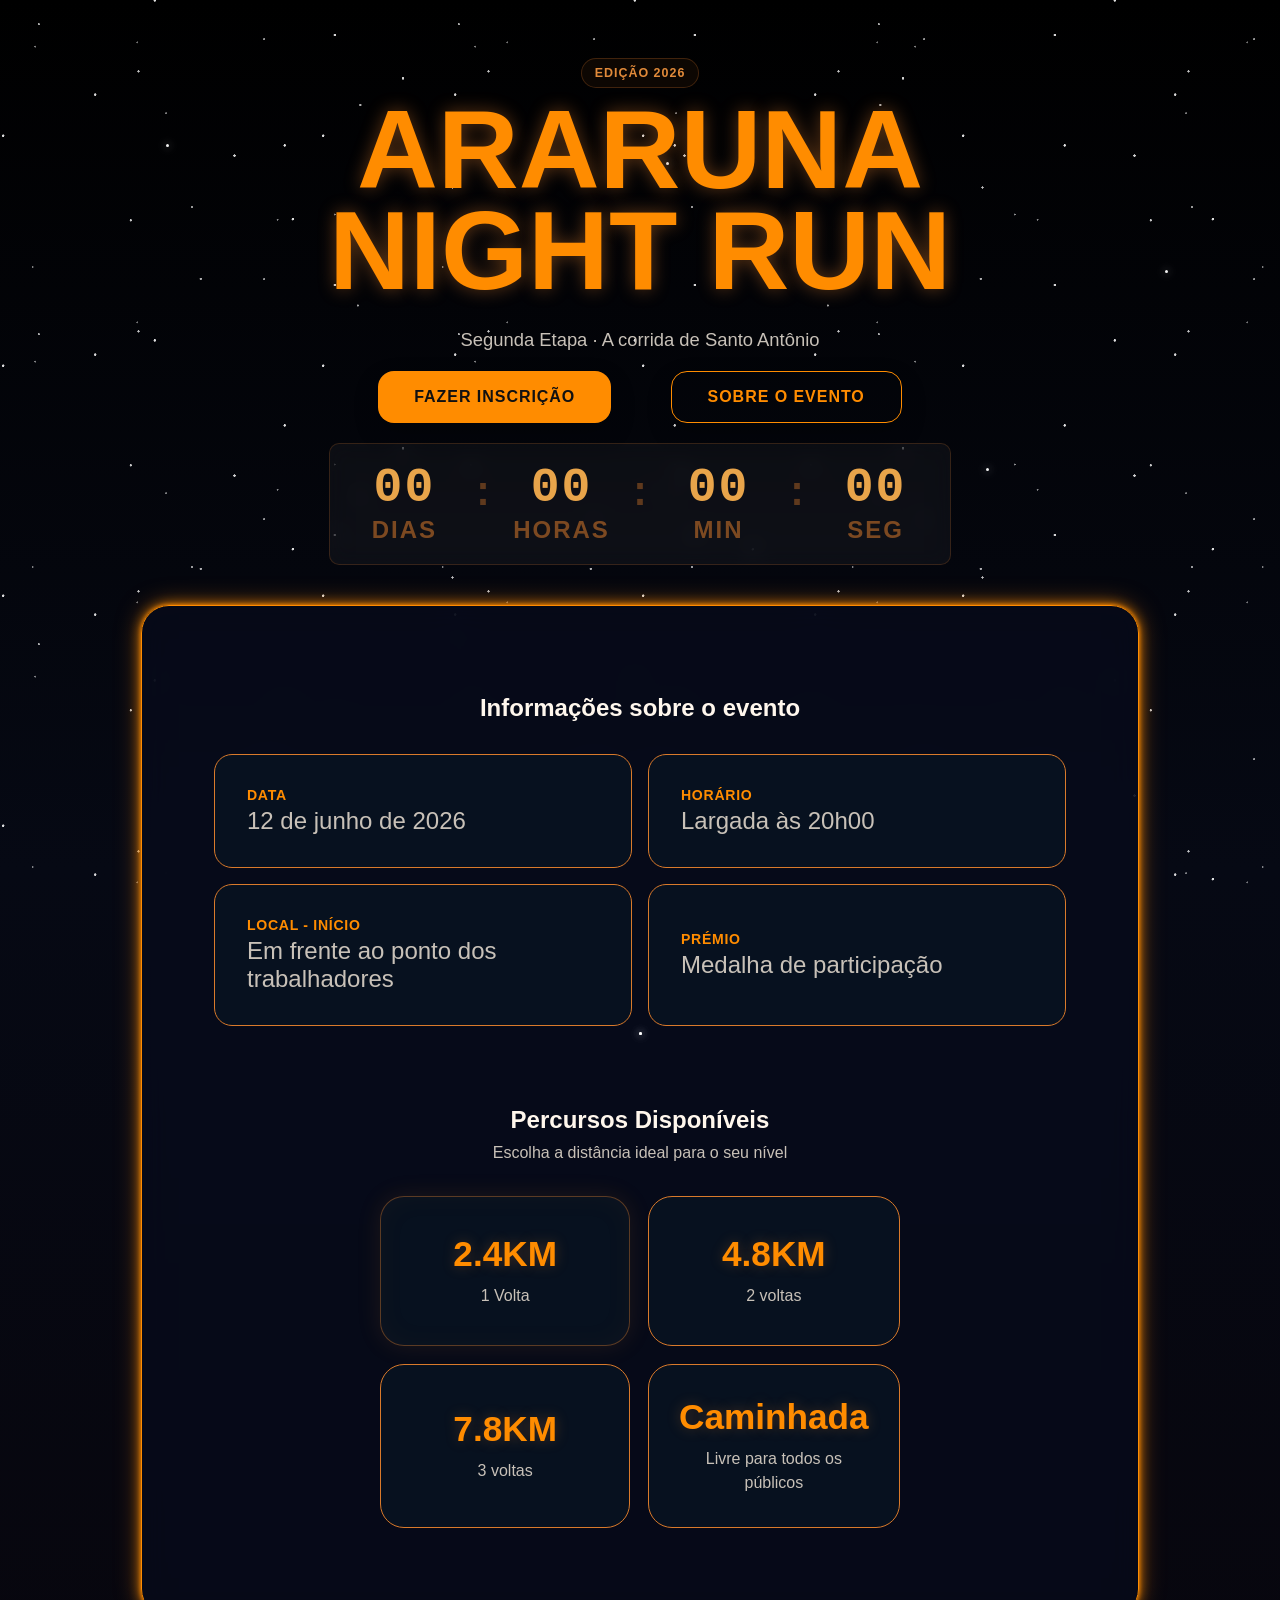
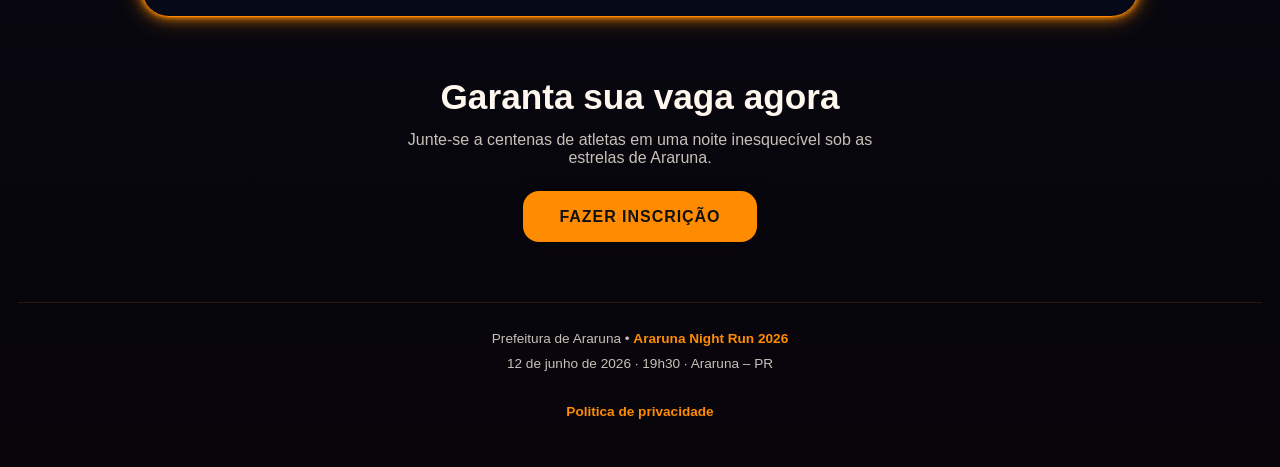
<file: index.html>
<!doctype html>
<html lang="pt-BR">
    <head>
        <meta charset="UTF-8" />
        <meta name="viewport" content="width=device-width, initial-scale=1.0" />
        <title>Araruna Night Run 2026</title>
        <link
            rel="stylesheet"
            href="./css/style.css"
        />
    </head>
    <body>
        <div class="shooting-star"></div>

        <span class="twinkle-star s1"></span>
        <span class="twinkle-star s2"></span>
        <span class="twinkle-star s3"></span>
        <span class="twinkle-star s4"></span>
        <span class="twinkle-star s5"></span>
        <span class="twinkle-star s6"></span>

        <!-- HERO -->
        <section class="hero-section">
            <div class="hero-content">
                <span class="badge">Edição 2026</span>
                <h1>ARARUNA<br />NIGHT RUN</h1>
                <p class="hero-sub">
                    Segunda Etapa · A corrida de Santo Antônio
                </p>

                <div class="home_buttons">
                    <a href="form.html" class="btn btn-orange">Fazer Inscrição</a>
                    <a href="about.html" class="btn btn-outline">Sobre o Evento</a>
                </div>
                <div class="countdown">
                  <div class="unit"><span id="cd-days">00</span><span class="label">dias</span></div>
                  <span class="sep">:</span>
                  <div class="unit"><span id="cd-hours">00</span><span class="label">horas</span></div>
                  <span class="sep">:</span>
                  <div class="unit"><span id="cd-mins">00</span><span class="label">min</span></div>
                  <span class="sep">:</span>
                  <div class="unit"><span id="cd-secs">00</span><span class="label">seg</span></div>
                </div>
        </section>

        <!-- INFORMAÇÕES -->
        <div class="event-info">
            <section class="info-section">
                <div style="text-align: center;">
                    <h1 style="margin-bottom: 2.0rem;">Informações sobre o evento</h1>

                </div>
                <div class="info-grid">

                    <div class="info-card">

                        <div>
                            <strong>Data</strong>
                            <p>12 de junho de 2026</p>
                        </div>
                    </div>
                    <div class="info-card">
                        <div>
                            <strong>Horário</strong>
                            <p>Largada às 20h00</p>
                        </div>
                    </div>
                    <a
                        href="https://www.google.com/maps/d/embed?mid=1VnQ6UnjbndxFxpXGa0FFEH3MA3MR22E&ehbc=2E312F%22&ll=-23.930112970374026%2C-52.48124462718943&z=17"
                        class="info-link"
                    >
                        <div class="info-card">
                            <div>
                                <strong>Local - Início</strong>
                                <p>Em frente ao ponto dos trabalhadores</p>
                            </div>
                        </div>
                    </a>
                    <div class="info-card">
                        <div>
                            <strong>Prémio</strong>
                            <p>Medalha de participação</p>
                        </div>
                    </div>
                </div>
            </section>

            <!-- PERCURSOS -->
            <section class="percursos-section">
                <h2> Percursos Disponíveis</h2>
                <p class="section-sub" style="margin-top: 10px;">
                    Escolha a distância ideal para o seu nível
                </p>

                <div class="categories-grid">
                    <div class="category-card featured">
                        <h3>2.4KM</h3>
                        <p>1 Volta</p>
                    </div>
                    <div class="category-card">
                        <h3>4.8KM</h3>
                        <p>2 voltas</p>
                    </div>
                    <div class="category-card">
                        <h3>7.8KM</h3>
                        <p>3 voltas</p>
                    </div>
                    <div class="category-card">
                        <h3>Caminhada</h3>
                        <p>Livre para todos os públicos</p>
                    </div>
                </div>
            </section>
        </div>

        <!-- CTA -->
        <section class="cta-section">
            <h2>Garanta sua vaga agora</h2>
            <p>
                Junte-se a centenas de atletas em uma noite inesquecível sob as
                estrelas de Araruna.
            </p>
            <a href="form.html" class="btn btn-orange">Fazer Inscrição</a>
        </section>

        <!-- FOOTER -->
        <footer class="page-footer">
            <p>
                Prefeitura de Araruna &bull;
                <strong>Araruna Night Run 2026</strong>
            </p>
            <p>12 de junho de 2026 · 19h30 · Araruna – PR</p>
            <br />
            <a href="policy.html">
                <strong>
                    Politica de privacidade
                </strong>
            </a>
        </footer>

        <script>
            const target = new Date("2026-06-12T19:30:00");
            function tick() {
                const diff = target - new Date();
                const pad = (n) => String(Math.max(0, n)).padStart(2, "0");
                document.getElementById("cd-days").textContent = pad(
                    Math.floor(diff / 86400000),
                );
                document.getElementById("cd-hours").textContent = pad(
                    Math.floor((diff % 86400000) / 3600000),
                );
                document.getElementById("cd-mins").textContent = pad(
                    Math.floor((diff % 3600000) / 60000),
                );
                document.getElementById("cd-secs").textContent = pad(
                    Math.floor((diff % 60000) / 1000),
                );
            }
            tick();
            setInterval(tick, 1000);
        </script>
    </body>
</html>
</file>
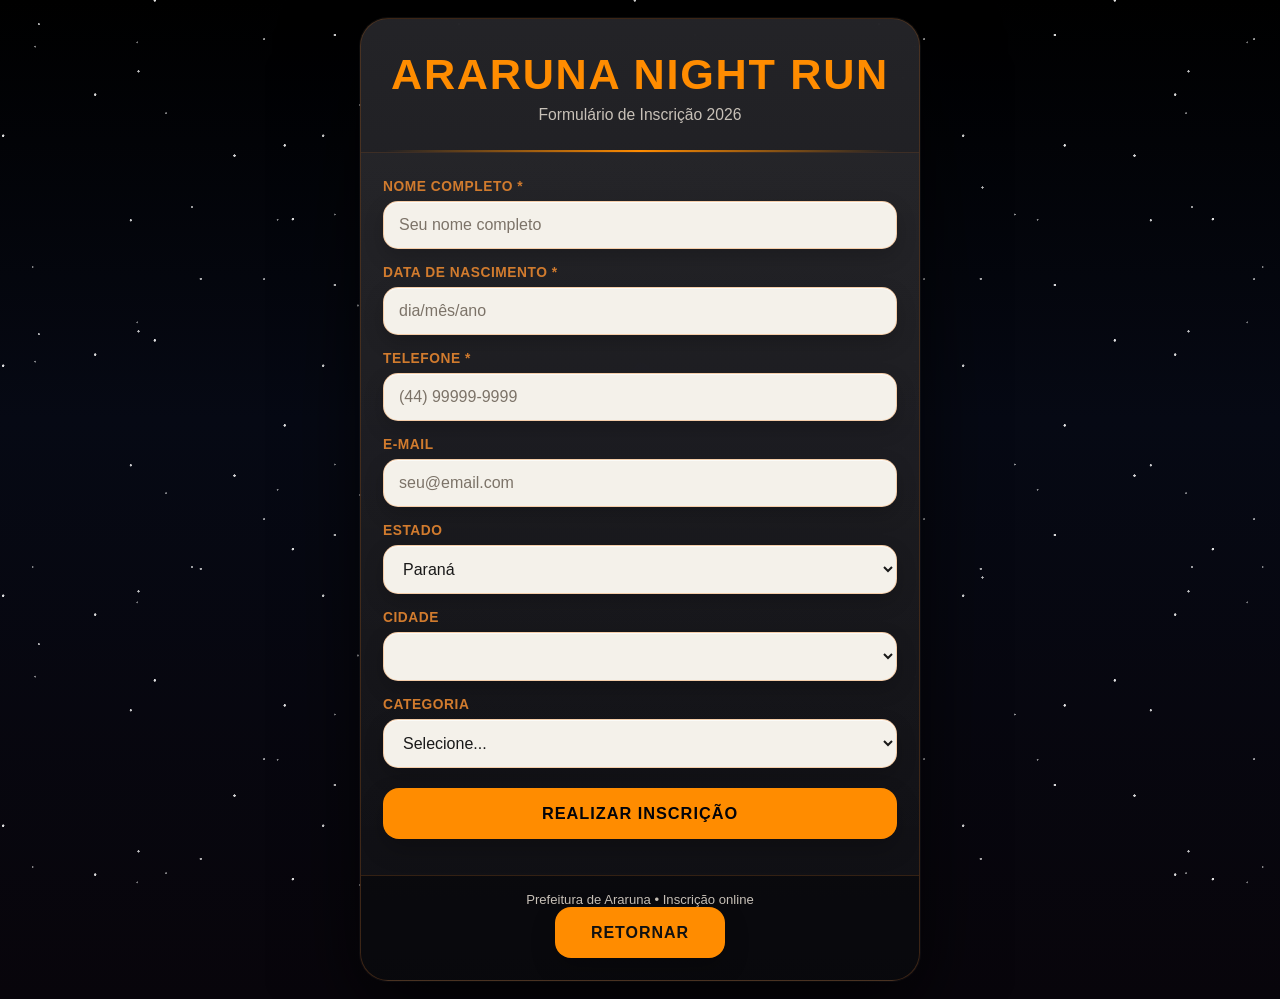
<file: form.html>
<!doctype html>
<html lang="pt-BR">
    <head>
        <meta charset="UTF-8" />
        <meta name="viewport" content="width=device-width, initial-scale=1.0" />
        <link rel="stylesheet" href="./css/style.css" />
        <script src="js/app.js" defer></script>
        <title>Inscrição - Araruna Night Run 2026</title>
    </head>
    <body>
        <div class="container">
            <div class="header">
                <h1>Araruna Night Run</h1>
                <p>Formulário de Inscrição 2026</p>
            </div>

            <div class="form-body">
                <div id="msg" class="msg"></div>

                <form id="inscricaoForm">
                    <div class="form-group">
                        <label for="nome">Nome completo *</label>
                        <input
                            type="text"
                            id="nome"
                            name="nome"
                            required
                            maxlength="120"
                            placeholder="Seu nome completo"
                        />
                    </div>

                    <div class="form-group">
                        <label for="dateInput">Data de nascimento *</label>
                        <input
                            pattern="\d{2}/\d{2}/\d{4}"
                            type="text"
                            id="dateInput"
                            name="dateInput"
                            required
                            placeholder="dia/mês/ano"
                        />
                    </div>

                    <div class="form-group">
                        <label for="telefone">Telefone *</label>
                        <input
                            type="tel"
                            id="telefone"
                            name="telefone"
                            required
                            maxlength="16"
                            placeholder="(44) 99999-9999"
                        />
                    </div>

                    <div class="form-group">
                        <label for="email">E-mail</label>
                        <input
                            type="email"
                            id="email"
                            name="email"
                            maxlength="120"
                            placeholder="seu@email.com"
                        />
                    </div>

                    <div class="form-group">
                        <label for="estado">Estado</label>
                        <select id="estado" name="estado" required>
                            <option>Paraná</option>
                        </select>
                    </div>

                    <div class="form-group">
                        <label for="cidade">Cidade</label>
                        <select id="cidade" name="cidade" required></select>
                    </div>

                    <div class="form-group">
                        <label for="categoria">Categoria</label>
                        <select id="categoria" name="categoria" required>
                            <option value="">Selecione...</option>
                            <option value="1 Volta - 2.4KM">
                                1 Volta - 2.4KM
                            </option>
                            <option value="2 Voltas - 4.8KM">
                                2 Voltas - 4.8KM
                            </option>
                            <option value="3 Voltas - 7.2KM">
                                3 Voltas - 7.8KM
                            </option>
                            <option value="Caminhada">Caminhada</option>
                        </select>
                        <button type="submit" id="btnEnviar" class="enviar">
                            Realizar inscrição
                        </button>
                    </div>
                </form>
            </div>

            <div class="footer">
                Prefeitura de Araruna • Inscrição online <br />
                <a href="index.html" class="btn btn-orange"> Retornar </a>
            </div>
        </div>
    </body>
</html>
</file>
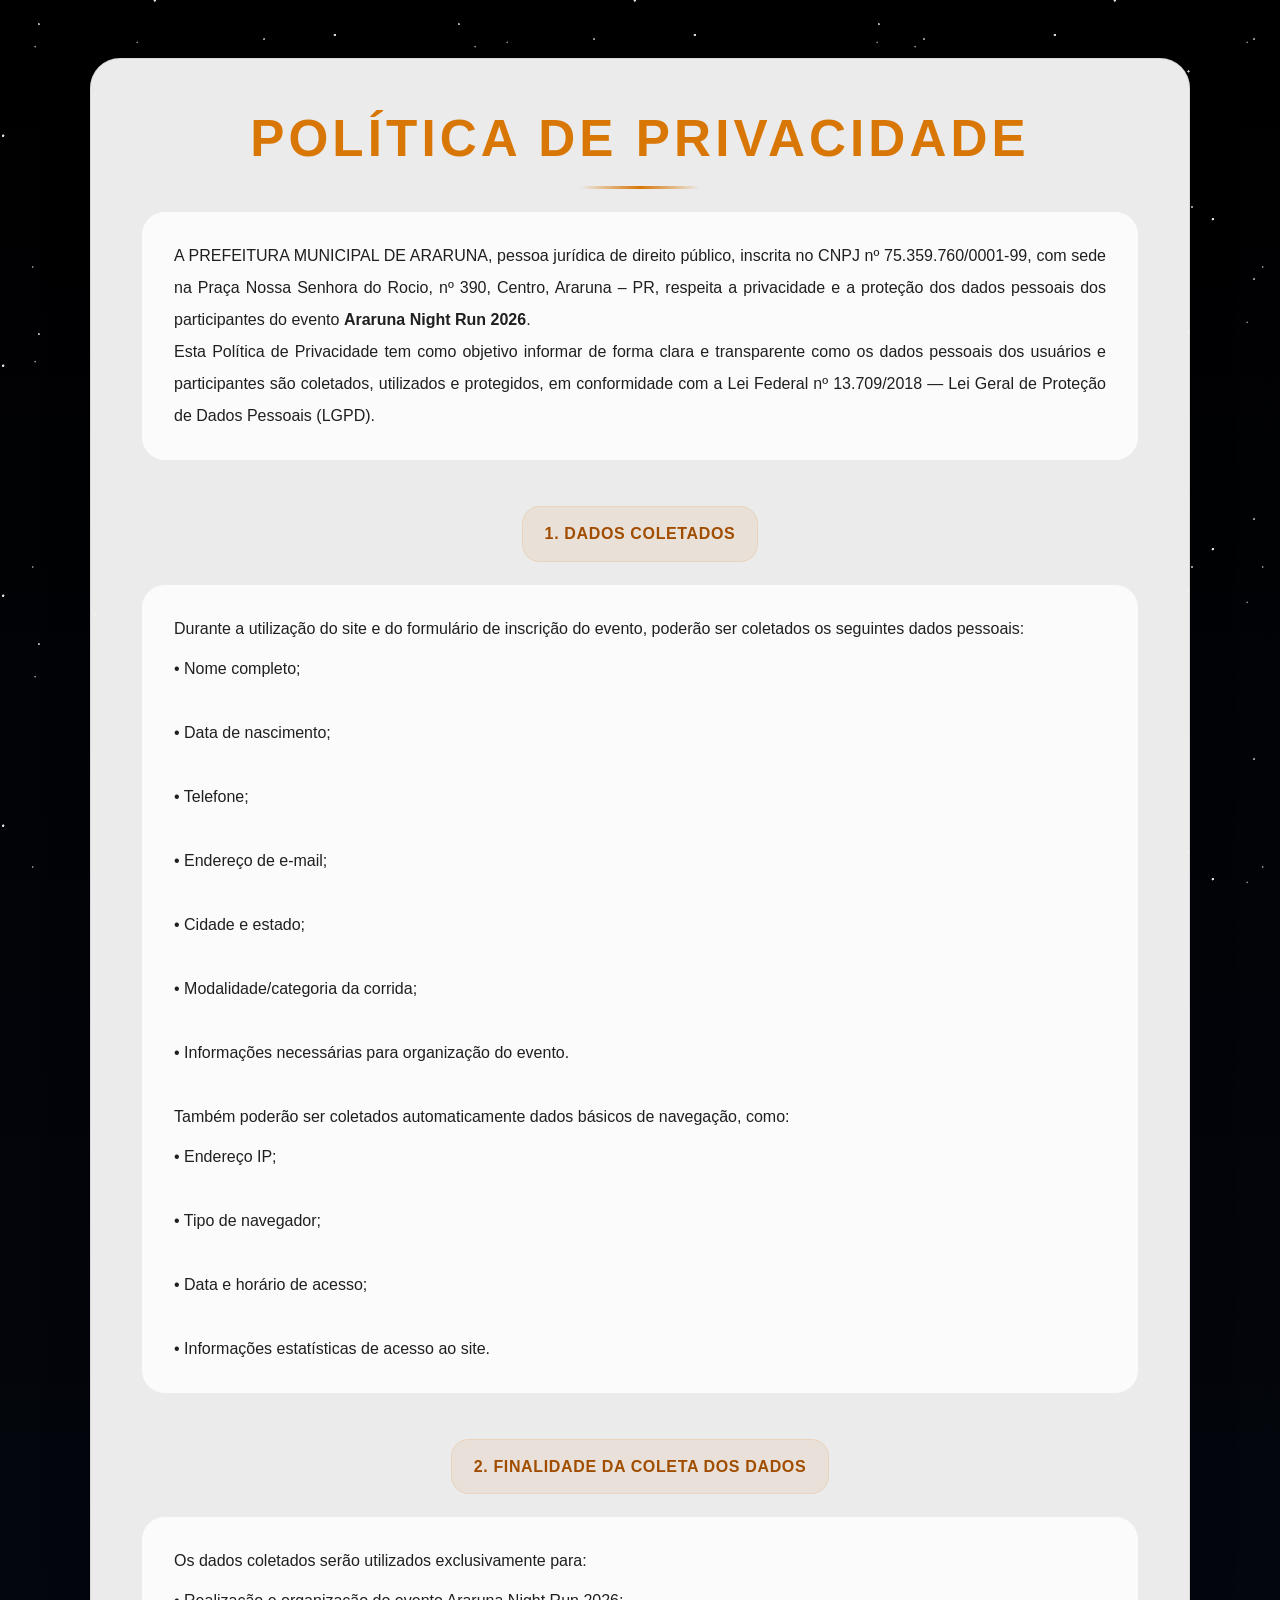
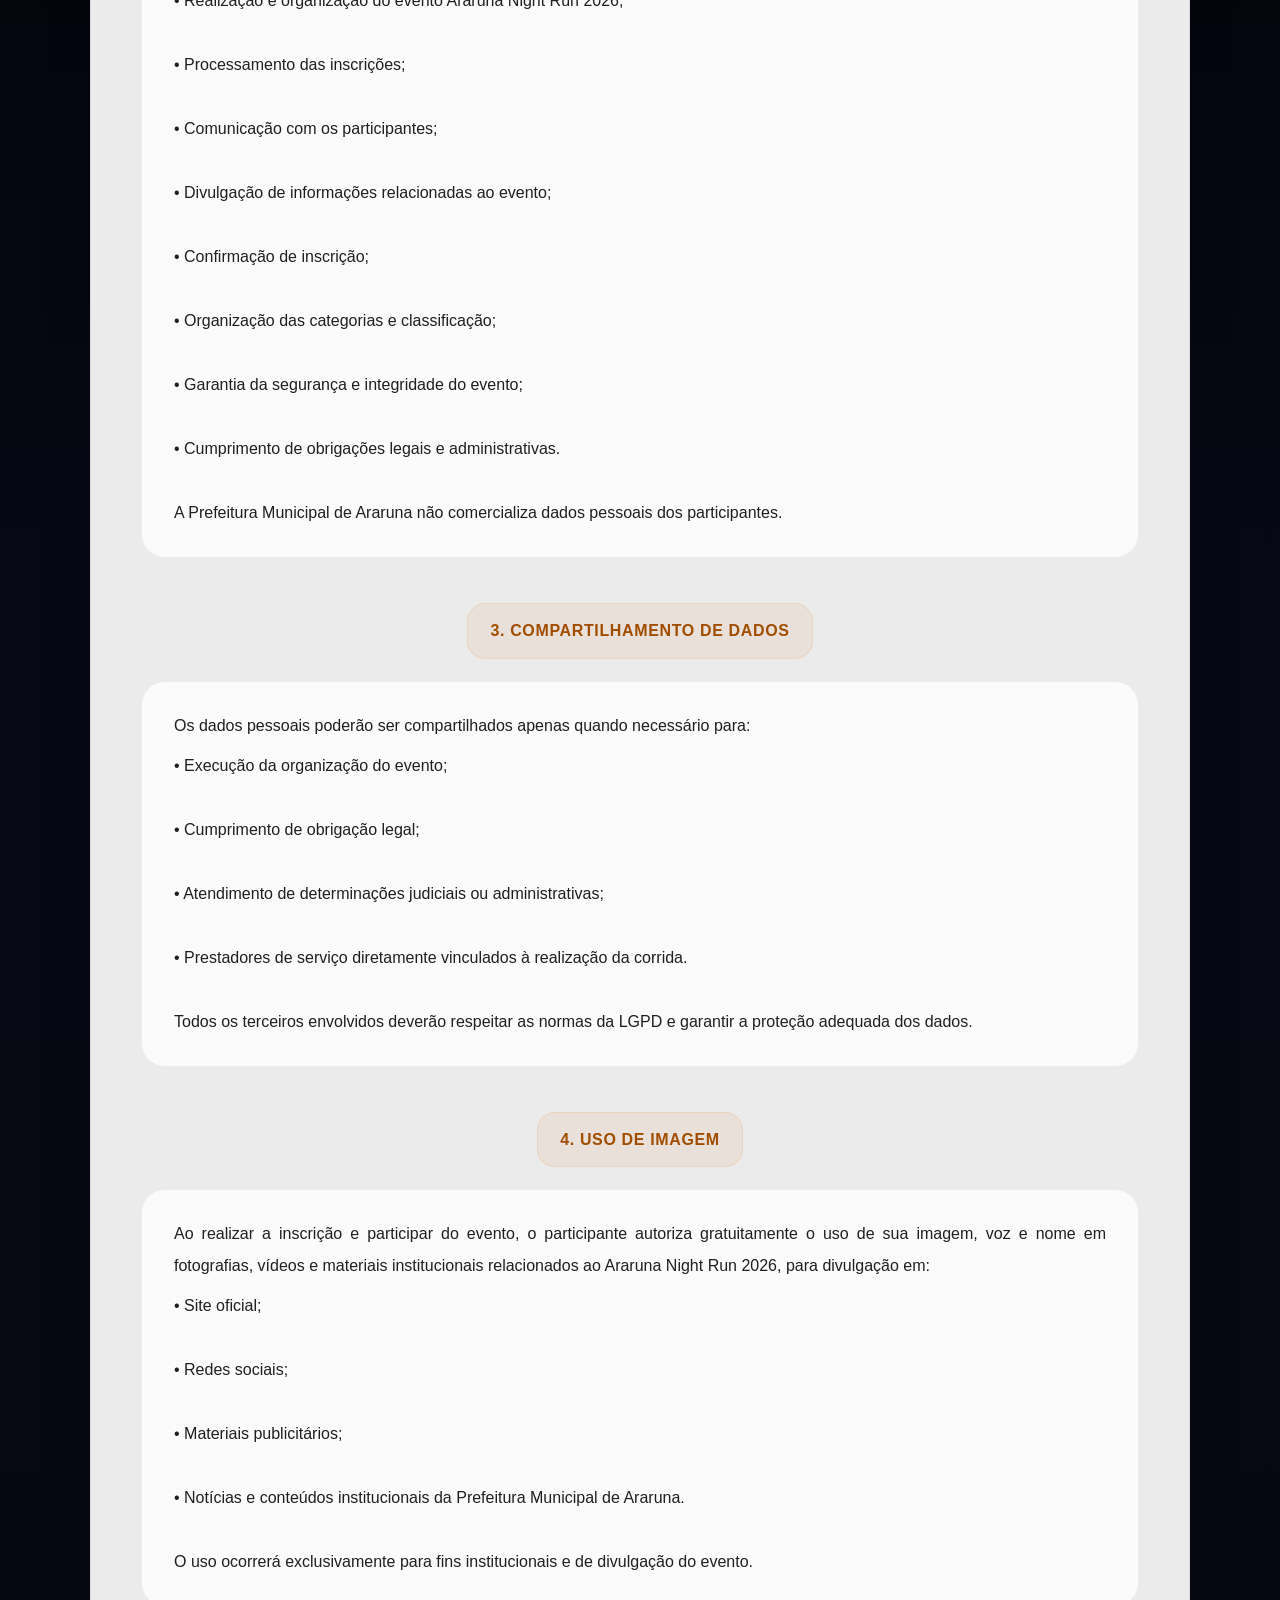
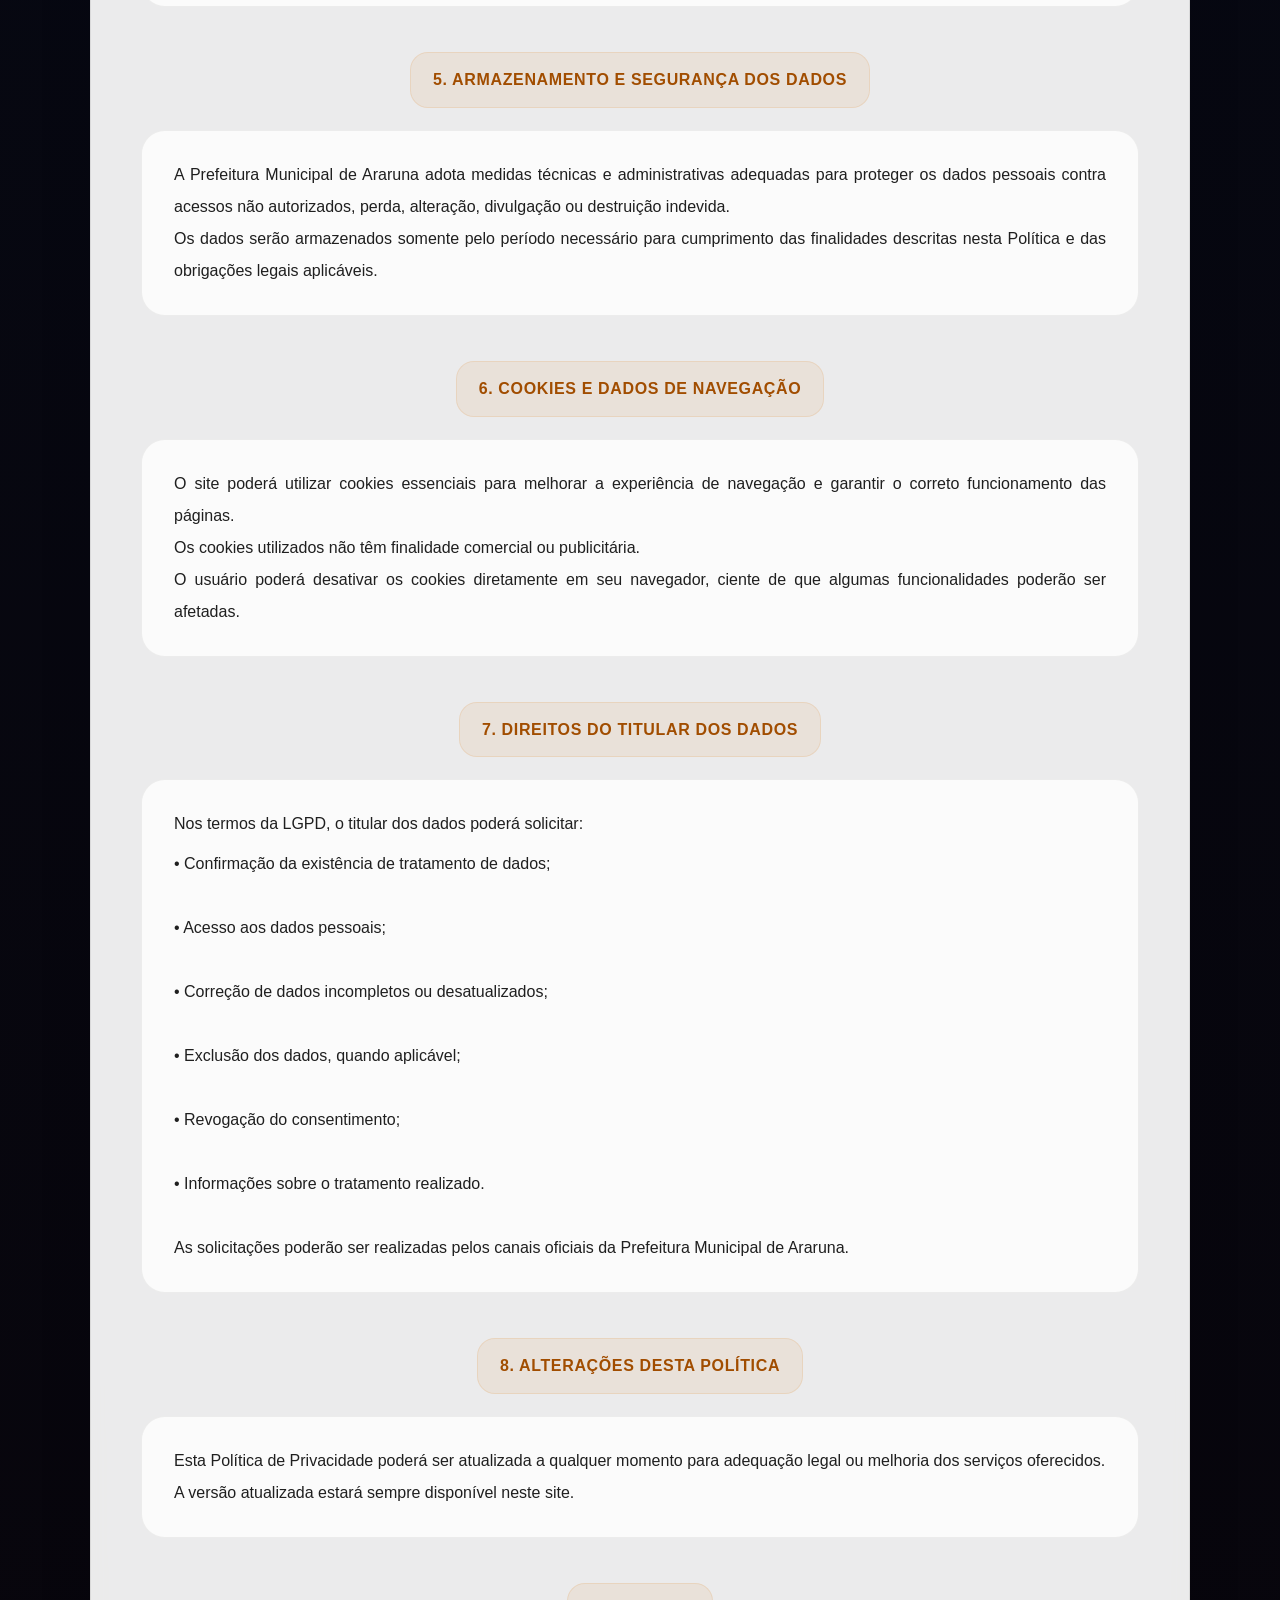
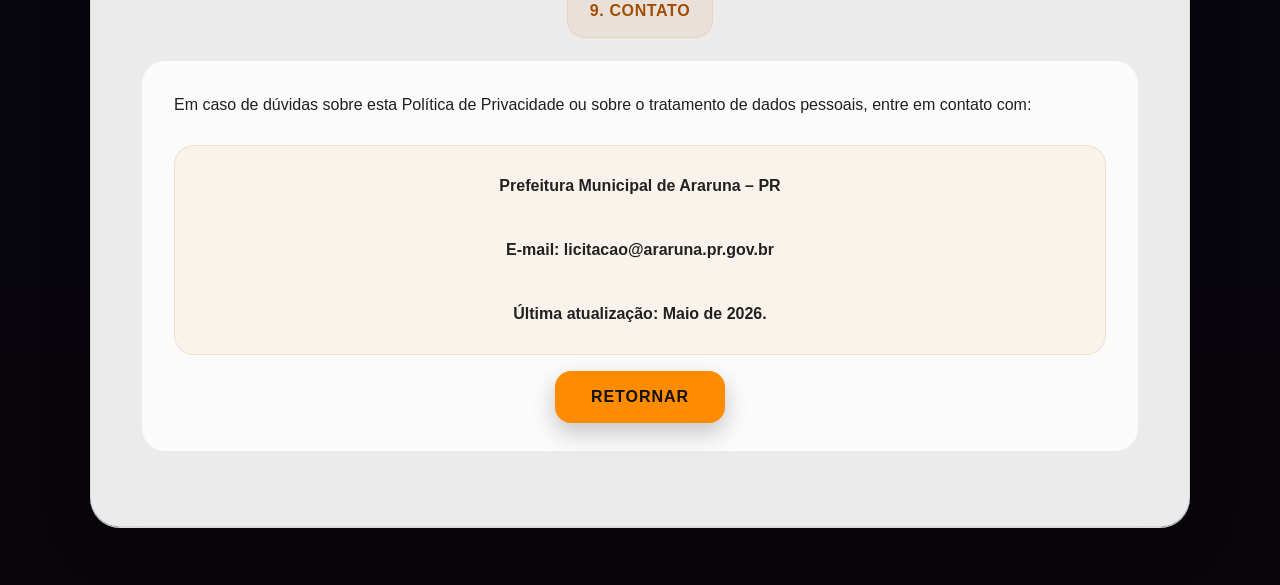
<file: policy.html>
<!doctype html>
<html lang="pt-BR">
    <head>
        <meta charset="UTF-8" />
        <meta name="viewport" content="width=device-width, initial-scale=1.0" />
        <link rel="stylesheet" href="./css/style.css" />
        <script src="./js/app.js" defer></script>
        <title>Politica de privacidade - Araruna Night Run 2026</title>
    </head>
    <body>
        <div class="corpo">
            <div class="titulo">
                <h1>POLÍTICA DE PRIVACIDADE</h1>
            </div>

            <div class="conteudo">
                <p>
                    A PREFEITURA MUNICIPAL DE ARARUNA, pessoa jurídica de
                    direito público, inscrita no CNPJ nº 75.359.760/0001-99, com
                    sede na Praça Nossa Senhora do Rocio, nº 390, Centro,
                    Araruna – PR, respeita a privacidade e a proteção dos dados
                    pessoais dos participantes do evento
                    <strong>Araruna Night Run 2026</strong>.
                </p>

                <p>
                    Esta Política de Privacidade tem como objetivo informar de
                    forma clara e transparente como os dados pessoais dos
                    usuários e participantes são coletados, utilizados e
                    protegidos, em conformidade com a Lei Federal nº 13.709/2018
                    — Lei Geral de Proteção de Dados Pessoais (LGPD).
                </p>
            </div>

            <div class="titulo">
                <h3>1. DADOS COLETADOS</h3>
            </div>

            <div class="conteudo">
                <p>
                    Durante a utilização do site e do formulário de inscrição do
                    evento, poderão ser coletados os seguintes dados pessoais:
                </p>

                <div class="lista">
                    • Nome completo;<br /><br />
                    • Data de nascimento;<br /><br />
                    • Telefone;<br /><br />
                    • Endereço de e-mail;<br /><br />
                    • Cidade e estado;<br /><br />
                    • Modalidade/categoria da corrida;<br /><br />
                    • Informações necessárias para organização do evento.
                </div>

                <br />

                <p>
                    Também poderão ser coletados automaticamente dados básicos
                    de navegação, como:
                </p>

                <div class="lista">
                    • Endereço IP;<br /><br />
                    • Tipo de navegador;<br /><br />
                    • Data e horário de acesso;<br /><br />
                    • Informações estatísticas de acesso ao site.
                </div>
            </div>

            <div class="titulo">
                <h3>2. FINALIDADE DA COLETA DOS DADOS</h3>
            </div>

            <div class="conteudo">
                <p>Os dados coletados serão utilizados exclusivamente para:</p>

                <div class="lista">
                    • Realização e organização do evento Araruna Night Run 2026;
                    <br /><br />

                    • Processamento das inscrições;<br /><br />

                    • Comunicação com os participantes;<br /><br />

                    • Divulgação de informações relacionadas ao evento;
                    <br /><br />

                    • Confirmação de inscrição;<br /><br />

                    • Organização das categorias e classificação;
                    <br /><br />

                    • Garantia da segurança e integridade do evento;
                    <br /><br />

                    • Cumprimento de obrigações legais e administrativas.
                </div>

                <br />

                <p>
                    A Prefeitura Municipal de Araruna não comercializa dados
                    pessoais dos participantes.
                </p>
            </div>

            <div class="titulo">
                <h3>3. COMPARTILHAMENTO DE DADOS</h3>
            </div>

            <div class="conteudo">
                <p>
                    Os dados pessoais poderão ser compartilhados apenas quando
                    necessário para:
                </p>

                <div class="lista">
                    • Execução da organização do evento;<br /><br />

                    • Cumprimento de obrigação legal;<br /><br />

                    • Atendimento de determinações judiciais ou administrativas;
                    <br /><br />

                    • Prestadores de serviço diretamente vinculados à realização
                    da corrida.
                </div>

                <br />

                <p>
                    Todos os terceiros envolvidos deverão respeitar as normas da
                    LGPD e garantir a proteção adequada dos dados.
                </p>
            </div>

            <div class="titulo">
                <h3>4. USO DE IMAGEM</h3>
            </div>

            <div class="conteudo">
                <p>
                    Ao realizar a inscrição e participar do evento, o
                    participante autoriza gratuitamente o uso de sua imagem, voz
                    e nome em fotografias, vídeos e materiais institucionais
                    relacionados ao Araruna Night Run 2026, para divulgação em:
                </p>

                <div class="lista">
                    • Site oficial;<br /><br />

                    • Redes sociais;<br /><br />

                    • Materiais publicitários;<br /><br />

                    • Notícias e conteúdos institucionais da Prefeitura
                    Municipal de Araruna.
                </div>

                <br />

                <p>
                    O uso ocorrerá exclusivamente para fins institucionais e de
                    divulgação do evento.
                </p>
            </div>

            <div class="titulo">
                <h3>5. ARMAZENAMENTO E SEGURANÇA DOS DADOS</h3>
            </div>

            <div class="conteudo">
                <p>
                    A Prefeitura Municipal de Araruna adota medidas técnicas e
                    administrativas adequadas para proteger os dados pessoais
                    contra acessos não autorizados, perda, alteração, divulgação
                    ou destruição indevida.
                </p>

                <p>
                    Os dados serão armazenados somente pelo período necessário
                    para cumprimento das finalidades descritas nesta Política e
                    das obrigações legais aplicáveis.
                </p>
            </div>

            <div class="titulo">
                <h3>6. COOKIES E DADOS DE NAVEGAÇÃO</h3>
            </div>

            <div class="conteudo">
                <p>
                    O site poderá utilizar cookies essenciais para melhorar a
                    experiência de navegação e garantir o correto funcionamento
                    das páginas.
                </p>

                <p>
                    Os cookies utilizados não têm finalidade comercial ou
                    publicitária.
                </p>

                <p>
                    O usuário poderá desativar os cookies diretamente em seu
                    navegador, ciente de que algumas funcionalidades poderão ser
                    afetadas.
                </p>
            </div>

            <div class="titulo">
                <h3>7. DIREITOS DO TITULAR DOS DADOS</h3>
            </div>

            <div class="conteudo">
                <p>Nos termos da LGPD, o titular dos dados poderá solicitar:</p>

                <div class="lista">
                    • Confirmação da existência de tratamento de dados;
                    <br /><br />

                    • Acesso aos dados pessoais;<br /><br />

                    • Correção de dados incompletos ou desatualizados;
                    <br /><br />

                    • Exclusão dos dados, quando aplicável;<br /><br />

                    • Revogação do consentimento;<br /><br />

                    • Informações sobre o tratamento realizado.
                </div>

                <br />

                <p>
                    As solicitações poderão ser realizadas pelos canais oficiais
                    da Prefeitura Municipal de Araruna.
                </p>
            </div>

            <div class="titulo">
                <h3>8. ALTERAÇÕES DESTA POLÍTICA</h3>
            </div>

            <div class="conteudo">
                <p>
                    Esta Política de Privacidade poderá ser atualizada a
                    qualquer momento para adequação legal ou melhoria dos
                    serviços oferecidos.
                </p>

                <p>A versão atualizada estará sempre disponível neste site.</p>
            </div>

            <div class="titulo">
                <h3>9. CONTATO</h3>
            </div>

            <div class="conteudo">
                <p>
                    Em caso de dúvidas sobre esta Política de Privacidade ou
                    sobre o tratamento de dados pessoais, entre em contato com:
                </p>

                <div class="rodape">
                    <strong>
                        Prefeitura Municipal de Araruna – PR<br /><br />

                        E-mail: licitacao@araruna.pr.gov.br<br /><br />

                        Última atualização: Maio de 2026.
                    </strong>
                </div>

                <div
                    style="
                        display: flex;
                        justify-content: center;
                        align-content: center;
                        margin-top: 16px;
                    "
                >
                    <a href="index.html" class="btn btn-orange">Retornar</a>
                </div>
            </div>
        </div>
    </body>
</html>
</file>
<file: css/style.css>
* {
    margin: 0;
    padding: 0;
    box-sizing: border-box;
}

:root {
    --neon-orange: #ff8c00;
    --neon-orange-strong: #ff8c00;
    --night-black: #02030a;
    --card-bg: #07111f;
    --field-bg: #f4f1ea;
    --field-border: rgba(242, 138, 46, 0.35);
    --text-light: #fff7ed;
    --text-muted: #c8c1b8;
}

html,
body {
    scrollbar-width: none;
}

body::-webkit-scrollbar {
    display: none;
}

body {
    min-height: 100vh;
    font-family: "Segoe UI", Tahoma, Geneva, Verdana, sans-serif;
    background: linear-gradient(180deg, #000000 0%, #060914 42%, #08050b 100%);
    display: flex;
    flex-direction: column;
    align-items: center;
    justify-content: center;
    padding: 18px;
    overflow-x: hidden;
    position: relative;
    color: var(--text-light);
}

body::before,
body::after {
    content: "";
    position: fixed;
    inset: 0;
    pointer-events: none;
    z-index: 0;
}

body::before {
    background-image:
        radial-gradient(
            circle at 1% 59%,
            rgba(255, 255, 255, 0.95) 0 1px,
            transparent 1.5px
        ),
        radial-gradient(
            circle at 4% 2%,
            rgba(255, 255, 255, 0.72) 0 0.8px,
            transparent 1.3px
        ),
        radial-gradient(
            circle at 7% 21%,
            rgba(255, 255, 255, 0.9) 0 1px,
            transparent 1.5px
        ),
        radial-gradient(
            circle at 11% 14%,
            rgba(255, 255, 255, 0.52) 0 0.7px,
            transparent 1.2px
        ),
        radial-gradient(
            circle at 13% 91%,
            rgba(255, 255, 255, 0.75) 0 0.9px,
            transparent 1.4px
        ),
        radial-gradient(
            circle at 18% 44%,
            rgba(255, 255, 255, 0.95) 0 1px,
            transparent 1.5px
        ),
        radial-gradient(
            circle at 22% 73%,
            rgba(255, 255, 255, 0.6) 0 0.7px,
            transparent 1.2px
        ),
        radial-gradient(
            circle at 25% 25%,
            rgba(255, 255, 255, 0.82) 0 0.9px,
            transparent 1.4px
        ),
        radial-gradient(
            circle at 29% 58%,
            rgba(255, 255, 255, 0.5) 0 0.7px,
            transparent 1.2px
        ),
        radial-gradient(
            circle at 33% 8%,
            rgba(255, 255, 255, 0.88) 0 1px,
            transparent 1.5px
        ),
        radial-gradient(
            circle at 37% 38%,
            rgba(255, 255, 255, 0.63) 0 0.8px,
            transparent 1.3px
        ),
        radial-gradient(
            circle at 41% 82%,
            rgba(255, 255, 255, 0.92) 0 1px,
            transparent 1.5px
        ),
        radial-gradient(
            circle at 46% 19%,
            rgba(255, 255, 255, 0.54) 0 0.7px,
            transparent 1.2px
        ),
        radial-gradient(
            circle at 51% 64%,
            rgba(255, 255, 255, 0.82) 0 0.9px,
            transparent 1.4px
        ),
        radial-gradient(
            circle at 56% 31%,
            rgba(255, 255, 255, 0.95) 0 1px,
            transparent 1.5px
        ),
        radial-gradient(
            circle at 62% 11%,
            rgba(255, 255, 255, 0.58) 0 0.7px,
            transparent 1.2px
        ),
        radial-gradient(
            circle at 67% 50%,
            rgba(255, 255, 255, 0.76) 0 0.9px,
            transparent 1.4px
        ),
        radial-gradient(
            circle at 73% 76%,
            rgba(255, 255, 255, 0.92) 0 1px,
            transparent 1.5px
        ),
        radial-gradient(
            circle at 78% 24%,
            rgba(255, 255, 255, 0.55) 0 0.7px,
            transparent 1.2px
        ),
        radial-gradient(
            circle at 82% 43%,
            rgba(255, 255, 255, 0.85) 0 0.9px,
            transparent 1.4px
        ),
        radial-gradient(
            circle at 88% 70%,
            rgba(255, 255, 255, 0.66) 0 0.8px,
            transparent 1.3px
        ),
        radial-gradient(
            circle at 93% 18%,
            rgba(255, 255, 255, 0.95) 0 1px,
            transparent 1.5px
        ),
        radial-gradient(
            circle at 97% 93%,
            rgba(255, 255, 255, 0.7) 0 0.8px,
            transparent 1.3px
        );
    background-color: transparent;
    background-size:
        320px 230px,
        420px 310px,
        360px 260px,
        510px 380px,
        390px 290px,
        460px 330px,
        340px 250px,
        530px 390px,
        370px 280px,
        450px 320px,
        330px 240px,
        500px 370px,
        410px 300px,
        350px 260px,
        480px 340px,
        380px 270px,
        520px 390px,
        360px 250px,
        440px 315px,
        340px 245px,
        500px 360px,
        390px 280px,
        470px 350px,
        330px 240px;
    background-position:
        0 0,
        22px 18px,
        70px 40px,
        110px 60px,
        150px 15px,
        210px 74px,
        260px 32px,
        320px 90px,
        30px 160px,
        86px 130px,
        142px 188px,
        198px 145px,
        254px 210px,
        310px 165px,
        366px 235px,
        422px 190px,
        12px 300px,
        72px 345px,
        132px 286px,
        192px 360px,
        252px 315px,
        312px 375px,
        372px 330px,
        432px 390px;
    opacity: 0.92;
    animation: twinkle 7s ease-in-out infinite alternate;
}

@keyframes twinkle {
    from {
        opacity: 0.42;
    }
    to {
        opacity: 0.85;
    }
}

.shooting-star {
    position: fixed;
    top: 110px;
    left: -320px;
    width: 320px;
    height: 2px;
    background: linear-gradient(
        90deg,
        transparent 0%,
        rgba(255, 255, 255, 0.05) 20%,
        rgba(255, 210, 150, 0.35) 70%,
        rgba(255, 255, 255, 0.95) 100%
    );
    transform: rotate(-12deg);
    opacity: 0;
    filter: drop-shadow(0 0 3px rgba(255, 235, 200, 0.55))
        drop-shadow(0 0 8px rgba(217, 122, 43, 0.22));
    z-index: 1;
    animation: meteorPass 15s cubic-bezier(0.22, 0.03, 0.22, 1) infinite;
}

.shooting-star::after {
    content: "";
    position: absolute;
    right: -5px;
    top: 50%;
    width: 8px;
    height: 8px;
    border-radius: 50%;
    background: radial-gradient(
        circle,
        #fff 0%,
        #ffe8bd 38%,
        rgba(217, 122, 43, 0.42) 65%,
        transparent 78%
    );
    transform: translateY(-50%);
    box-shadow: 0 0 10px rgba(255, 236, 205, 0.85);
}

@keyframes meteorPass {
    0%,
    62% {
        transform: translate(-360px, -40px) rotate(-12deg);
        opacity: 0;
    }
    68% {
        opacity: 0.72;
    }
    86% {
        opacity: 0.58;
    }
    100% {
        transform: translate(calc(100vw + 520px), 130px) rotate(-12deg);
        opacity: 0;
    }
}

.container {
    position: relative;
    z-index: 3;
    width: 100%;
    max-width: 560px;
    border-radius: 28px;
    overflow: hidden;
    background: linear-gradient(
        180deg,
        rgba(30, 30, 34, 0.94),
        rgba(11, 11, 16, 0.96)
    );
    border: 1px solid rgba(217, 122, 43, 0.24);
    box-shadow:
        0 26px 80px rgba(0, 0, 0, 0.75),
        0 0 0 1px rgba(255, 255, 255, 0.06);
    backdrop-filter: blur(14px);
}

.header {
    position: relative;
    padding: 34px 24px 28px;
    text-align: center;
    background: rgba(255, 255, 255, 0.03);
    border-bottom: 1px solid rgba(217, 122, 43, 0.15);
}

.header::after {
    content: "";
    position: absolute;
    left: 24px;
    right: 24px;
    bottom: 0;
    height: 2px;
    background: linear-gradient(
        90deg,
        transparent,
        var(--neon-orange),
        transparent
    );
    box-shadow: none;
}

.badge {
    display: inline-block;
    margin-bottom: 12px;
    padding: 7px 13px;
    border-radius: 999px;
    color: #e18a3a;
    border: 1px solid rgba(217, 122, 43, 0.25);
    background: rgba(217, 122, 43, 0.06);
    font-size: 0.78rem;
    font-weight: 700;
    letter-spacing: 0.08em;
    text-transform: uppercase;
}

.header h1 {
    font-size: clamp(1.8rem, 6vw, 2.7rem);
    line-height: 1;
    color: #ff8c00;
    text-transform: uppercase;
    letter-spacing: 0.04em;
}

.header p {
    margin-top: 10px;
    color: var(--text-muted);
    font-size: 0.98rem;
}

.route-line {
    width: 100%;
    height: 42px;
    margin-top: 18px;
    background:
        linear-gradient(
            90deg,
            transparent 0 8%,
            rgba(217, 122, 43, 0.14) 8% 12%,
            transparent 12% 18%
        ),
        repeating-linear-gradient(
            90deg,
            transparent 0 26px,
            rgba(217, 122, 43, 0.38) 27px 44px
        );
    mask-image: linear-gradient(
        90deg,
        transparent,
        #000 18%,
        #000 82%,
        transparent
    );
    opacity: 0.9;
    filter: none;
}

.form-body {
    padding: 26px 22px 20px;
    background:
        linear-gradient(180deg, rgba(255, 255, 255, 0.03), transparent),
        rgba(255, 255, 255, 0.015);
}

.msg {
    margin-bottom: 16px;
    padding: 13px;
    border-radius: 14px;
    font-weight: 700;
    text-align: center;
    display: none;
    font-size: 0.94rem;
}

.msg.success {
    display: block;
    background: rgba(25, 135, 84, 0.18);
    color: #b8ffd6;
    border: 1px solid rgba(25, 135, 84, 0.55);
}

.msg.error {
    display: block;
    background: rgba(220, 53, 69, 0.18);
    color: #ffd0d5;
    border: 1px solid rgba(220, 53, 69, 0.55);
}

.form-group {
    margin-bottom: 16px;
}

.form-body label {
    display: block;
    margin-bottom: 7px;
    color: #d17b2e;
    font-weight: 700;
    font-size: 0.86rem;
    letter-spacing: 0.04em;
    text-transform: uppercase;
}

input,
select {
    width: 100%;
    padding: 14px 15px;
    border: 1px solid var(--field-border);
    border-radius: 15px;
    font-size: 1rem;
    background: var(--field-bg);
    color: #191919;
    outline: none;
    transition: 0.22s ease;
    box-shadow:
        inset 0 1px 0 rgba(255, 255, 255, 0.7),
        0 8px 20px rgba(0, 0, 0, 0.18);
}

input::placeholder {
    color: #7c7368;
}

input:focus,
select:focus {
    border-color: var(--neon-orange);
    box-shadow:
        0 0 0 4px rgba(242, 138, 46, 0.16),
        0 0 22px rgba(242, 138, 46, 0.28),
        inset 0 1px 0 rgba(255, 255, 255, 0.7);
    transform: translateY(-1px);
}

button {
    width: 50%;
    margin-top: 6px;
    padding: 16px;
    border: 0;
    border-radius: 16px;
    color: #141006;
    font-size: 1.02rem;
    font-weight: 900;
    text-transform: uppercase;
    letter-spacing: 0.06em;
    cursor: pointer;
    background: #ff8c00;
    box-shadow: 0 10px 24px rgba(0, 0, 0, 0.22);
    transition: 0.22s ease;
}

.enviar {
    width: 100%;
    margin-top: 20px;
    padding: 16px;
    border: 0;
    border-radius: 16px;
    color: var(--night-black);
    font-size: 1.02rem;
    font-weight: 900;
    text-transform: uppercase;
    letter-spacing: 0.06em;
    cursor: pointer;
    background: var(--neon-orange);
    box-shadow: 0 10px 24px rgba(0, 0, 0, 0.22);
    transition: 0.22s ease;
}

.retornar {
    margin-top: 18px;
    background: transparent;
    border: solid 1px var(--neon-orange);
    color: var(--neon-orange);
}

.about {
    width: 40%;
    padding: 16px 36px;
    border-radius: 16px;
    border: solid 1px var(--neon-orange);
    background: transparent;
    color: var(--neon-orange);
    font-size: 1.5rem;
    font-weight: 800;
    text-transform: uppercase;
    letter-spacing: 0.06em;
    text-decoration: none;
    box-shadow: 0 10px 24px rgba(0, 0, 0, 0.22);
}

.about:hover {
    transform: translateY(-2px);
    box-shadow: 0 14px 28px rgba(255, 140, 0, 0.3);
}

.policy-btn {
    width: 50%;
    margin-top: 6px;
    padding: 8px;
    border: 0;
    border-radius: 16px;
    color: #141006;
    font-size: 0.8rem;
    font-weight: 900;
    text-transform: uppercase;
    letter-spacing: 0.06em;
    cursor: pointer;
    background: #ffffff;
    box-shadow: 0 10px 24px rgba(0, 0, 0, 0.22);
    transition: 0.22s ease;
}

.home_buttons {
    margin-top: 16px;
    display: flex;
    flex-direction: column;
    align-items: stretch;
    gap: 10px;
}

.btn-orange,
.about {
    padding: 12px 16px;
    font-size: 13px;
    line-height: 1.2;
    white-space: nowrap;
}

button:hover {
    transform: translateY(-2px);
    box-shadow: 0 14px 28px rgba(0, 0, 0, 0.25);
}

button:disabled {
    opacity: 0.72;
    cursor: wait;
    transform: none;
}

.footer {
    padding: 16px 20px 22px;
    text-align: center;
    color: var(--text-muted);
    font-size: 0.82rem;
    border-top: 1px solid rgba(242, 138, 46, 0.18);
    background: rgba(0, 0, 0, 0.22);
}

.footer strong {
    color: var(--neon-orange);
    text-shadow: 0 0 10px rgba(242, 138, 46, 0.55);
}

.comet-particle {
    position: fixed;
    width: 9px;
    height: 9px;
    border-radius: 50%;
    pointer-events: none;
    z-index: 1;
    background: radial-gradient(
        circle,
        rgba(255, 255, 255, 0.95),
        rgba(242, 138, 46, 0.58) 45%,
        transparent 72%
    );
    box-shadow:
        0 0 10px rgba(255, 255, 255, 0.9),
        0 0 22px rgba(242, 138, 46, 0.48);
    transform: translate(-50%, -50%);
    animation: cometFade 0.72s ease-out forwards;
}

.comet-particle::after {
    content: "";
    position: absolute;
    top: 50%;
    left: -32px;
    width: 34px;
    height: 2px;
    background: linear-gradient(
        90deg,
        transparent,
        rgba(242, 138, 46, 0.52),
        rgba(255, 255, 255, 0.92)
    );
    transform: translateY(-50%);
    filter: blur(0.2px);
}

@keyframes cometFade {
    0% {
        opacity: 0.95;
        transform: translate(-50%, -50%) scale(1);
    }
    100% {
        opacity: 0;
        transform: translate(-50%, -50%) scale(0.25);
    }
}
.twinkle-star {
    position: fixed;
    width: 3px;
    height: 3px;
    border-radius: 50%;
    background: rgba(255, 255, 255, 0.95);
    box-shadow: 0 0 9px rgba(255, 255, 255, 0.72);
    z-index: 1;
    pointer-events: none;
    animation: starPulse 2.8s ease-in-out infinite;
}

.twinkle-star.s1 {
    left: 13%;
    top: 16%;
    animation-delay: 0.1s;
}
.twinkle-star.s2 {
    left: 52%;
    top: 18%;
    animation-delay: 1.1s;
}
.twinkle-star.s3 {
    left: 77%;
    top: 52%;
    animation-delay: 0.6s;
}
.twinkle-star.s4 {
    left: 91%;
    top: 30%;
    animation-delay: 1.7s;
}

@keyframes starPulse {
    0%,
    100% {
        opacity: 0.35;
        transform: scale(0.75);
    }
    45% {
        opacity: 1;
        transform: scale(1.35);
    }
    65% {
        opacity: 0.7;
        transform: scale(1);
    }
}

@media (max-width: 560px) {
    body {
        align-items: flex-start;
        padding: 14px;
    }

    .moon-real {
        width: 160px;
        right: -20px;
        top: 72px;
        opacity: 0.9;
    }

    .container {
        margin-top: 32px;
        border-radius: 22px;
    }

    .form-body {
        padding: 22px 16px 18px;
    }

    .header {
        position: relative;
        padding: 34px 24px 28px;
        text-align: center;
        background: rgba(255, 255, 255, 0.03);
        border-bottom: 1px solid rgba(217, 122, 43, 0.15);
    }
}
.hero-section {
    display: flex;
    align-items: center;
    justify-content: center;

    position: relative;
    z-index: 3;

    padding: 40px;
}

.hero-content {
    text-align: center;
    max-width: 850px;
}

.hero-content h1 {
    font-size: clamp(3rem, 10vw, 7rem);

    line-height: 0.9;

    color: var(--neon-orange);

    text-shadow: 0 0 18px rgba(217, 122, 43, 0.45);

    margin-bottom: 22px;
}

.hero-content p {
    max-width: 680px;

    margin: 0 auto;

    color: var(--text-muted);

    font-size: 1.15rem;

    line-height: 1.7;
}

.countdown {
    display: flex;
    gap: 18px;

    justify-content: center;

    margin-top: 36px;

    flex-wrap: wrap;
}

.count-box {
    min-width: 120px;

    padding: 24px;

    border-radius: 22px;

    background: rgba(255, 255, 255, 0.04);

    border: 1px solid rgba(217, 122, 43, 0.2);

    backdrop-filter: blur(10px);
}

.count-box strong {
    display: block;

    font-size: 2.3rem;

    color: var(--neon-orange);
}

.gallery-grid {
    display: grid;

    grid-template-columns: repeat(auto-fit, minmax(240px, 1fr));

    gap: 20px;

    margin-top: 30px;
}

.gallery-grid img {
    width: 100%;

    height: 260px;

    object-fit: cover;

    border-radius: 22px;

    border: 1px solid rgba(217, 122, 43, 0.2);

    transition: 0.3s ease;
}

.gallery-grid img:hover {
    transform: translateY(-6px);

    box-shadow: 0 0 28px rgba(217, 122, 43, 0.25);
}

.categories-grid {
    display: grid;

    grid-template-columns: repeat(2, 1fr);

    gap: 18px;

    justify-content: center;

    max-width: 520px;

    margin: 34px auto 0;
}

.category-card {
    padding: 32px 30px;

    border-radius: 24px;

    background: #07111f;
    border: 1px solid #d97a2b;

    backdrop-filter: blur(10px);

    text-align: center;

    transition: 0.28s ease;

    min-height: 150px;

    display: flex;

    flex-direction: column;

    align-items: center;

    justify-content: center;
}

.category-card:hover {
    transform: translateY(-6px);

    border-color: rgba(217, 122, 43, 0.42);

    box-shadow:
        0 18px 34px rgba(0, 0, 0, 0.28),
        0 0 28px rgba(217, 122, 43, 0.16);
}

.category-card h3 {
    color: var(--neon-orange);

    font-size: 2.2rem;

    margin-bottom: 10px;

    text-shadow: 0 0 14px rgba(217, 122, 43, 0.3);
}

.category-card p {
    color: var(--text-muted);

    font-size: 1rem;

    line-height: 1.5;
}

.category-card.featured {
    border-color: rgba(217, 122, 43, 0.4);

    box-shadow:
        0 0 24px rgba(217, 122, 43, 0.12),
        inset 0 0 30px rgba(217, 122, 43, 0.04);
}

@media (max-width: 560px) {
    .categories-grid {
        grid-template-columns: 1fr;
    }
}

@media (min-width: 560px) {
    .home_buttons {
        flex-direction: row;
        justify-content: space-evenly;
    }
}

/* Remove caixas escuras */
.mev-content,
.mev-pane,
.sobre-page,
.mev-card,
.mev-proximas-box {
    background: transparent !important;
    box-shadow: none !important;
    border: none !important;
}

/* ===== HEADER ===== */

.sobre-header {
    display: flex;
    align-items: center;
    justify-content: space-between;
    padding: 20px 40px;
}

/* ===== TABS ===== */

.mev-tabs {
    display: flex;
    gap: 12px;
    padding: 0 40px 20px;
    flex-wrap: wrap;
}

.mev-tab {
    border: 1px solid rgba(255, 255, 255, 0.15);
    background: rgba(255, 255, 255, 0.04);
    color: white;
    padding: 12px 18px;
    border-radius: 12px;
    cursor: pointer;
}

/* ===== CONTEÚDO EM LINHA ===== */

.mev-pane.active {
    display: flex;
    flex-direction: row;
    gap: 30px;
    align-items: flex-start;
    justify-content: space-between;
    width: 100%;
    padding: 20px 40px;
    box-sizing: border-box;
    flex-wrap: wrap;
}

/* ===== TEXTOS ===== */

.mev-h3 {
    width: 100%;
    font-size: 32px;
    margin-bottom: 10px;
}

.mev-p,
.mev-p-sub {
    max-width: 600px;
    line-height: 1.7;
    opacity: 0.9;
}

/* ===== STATS ===== */

.mev-stats {
    display: flex;
    gap: 20px;
    flex-wrap: wrap;
    width: 100%;
}

.mev-stat {
    min-width: 160px;
    padding: 20px;
    border-radius: 16px;
    background: rgba(255, 255, 255, 0.04);
    border: 1px solid rgba(255, 255, 255, 0.08);
    text-align: center;
}

/* ===== GRID HORIZONTAL ===== */

.mev-grid {
    display: flex;
    flex-wrap: wrap;
    gap: 20px;
    width: 100%;
}

.mev-card {
    display: flex;
    align-items: flex-start;
    gap: 16px;

    width: calc(33.333% - 20px);

    padding: 20px;
    border-radius: 18px;

    background: rgba(255, 255, 255, 0.03);
    border: 1px solid rgba(255, 255, 255, 0.06);

    box-sizing: border-box;
}

/* ===== CARROSSEL ===== */

.mev-carrossel {
    width: 500px;
    max-width: 100%;
}

.mev-carr-slide img {
    width: 100%;
    border-radius: 20px;
    object-fit: cover;
}

/* ===== RESPONSIVO ===== */

@media (max-width: 900px) {
    .mev-pane.active {
        flex-direction: column;
    }

    .mev-card {
        width: 100%;
    }

    .mev-carrossel {
        width: 100%;
    }
}

/* =========================
   SOBRE EVENTO
========================== */

.sobre-wrapper {
    position: relative;
    z-index: 5;

    width: 100%;
    max-width: 1500px;

    margin: 0 auto;
    padding: 140px 60px 80px;

    box-sizing: border-box;
}

/* HEADER */

.sobre-topo {
    display: flex;
    align-items: center;
    justify-content: space-between;

    margin-bottom: 40px;
}

.sobre-voltar {
    display: inline-flex;
    align-items: center;
    gap: 10px;

    padding: 12px 18px;

    border-radius: 14px;

    text-decoration: none;
    color: #fff;

    background: rgba(255, 255, 255, 0.05);
    border: 1px solid rgba(255, 255, 255, 0.08);

    backdrop-filter: blur(10px);

    transition: 0.3s;
}

.sobre-voltar:hover {
    transform: translateY(-2px);
    border-color: rgba(255, 140, 0, 0.4);
}

.sobre-title {
    font-size: 3.2rem;
    font-weight: 800;
    color: white;
    letter-spacing: -1px;
}

.sobre-title span {
    color: #ff8c00;
}

/* TABS */

.sobre-tabs {
    display: flex;
    gap: 15px;
    flex-wrap: wrap;

    margin-bottom: 45px;
}

.sobre-tab {
    cursor: pointer;

    padding: 14px 24px;

    border-radius: 16px;

    background: rgba(255, 255, 255, 0.04);

    border: 1px solid rgba(255, 255, 255, 0.08);

    color: white;

    font-weight: 600;

    transition: 0.3s;
}

.sobre-tab:hover {
    transform: translateY(-2px);
    border-color: rgba(255, 140, 0, 0.5);
}

.sobre-tab.active {
    background: linear-gradient(135deg, #ff8c00, #ff5e00);

    border-color: transparent;
}

/* PANES */

.sobre-pane {
    display: none;
    animation: fade 0.4s ease;
}

.sobre-pane.active {
    display: block;
}

@keyframes fade {
    from {
        opacity: 0;
        transform: translateY(10px);
    }

    to {
        opacity: 1;
        transform: translateY(0);
    }
}

/* HERO */

.sobre-hero {
    display: flex;
    align-items: center;
    justify-content: space-between;
    gap: 50px;

    margin-bottom: 60px;
}

.sobre-texto {
    flex: 1;
}

.sobre-badge {
    display: inline-flex;
    align-items: center;
    gap: 10px;

    padding: 10px 18px;

    margin-bottom: 25px;

    border-radius: 999px;

    background: rgba(0, 255, 120, 0.1);
    border: 1px solid rgba(0, 255, 120, 0.2);

    color: #7effb5;

    font-size: 0.95rem;
    font-weight: 600;
}

.sobre-h2 {
    font-size: 4rem;
    line-height: 1.1;
    color: white;

    margin-bottom: 25px;
}

.sobre-h2 span {
    color: #ff8c00;
}

.sobre-p {
    font-size: 1.08rem;
    line-height: 1.9;
    color: rgba(255, 255, 255, 0.82);

    margin-bottom: 22px;
}

/* STATS */

.sobre-stats {
    display: flex;
    gap: 20px;
    flex-wrap: wrap;

    margin-top: 40px;
}

.sobre-stat {
    min-width: 180px;

    padding: 25px;

    border-radius: 22px;

    background: rgba(255, 255, 255, 0.04);

    border: 1px solid rgba(255, 255, 255, 0.06);

    backdrop-filter: blur(10px);
}

.sobre-stat h3 {
    font-size: 2.4rem;
    color: #ff8c00;
    margin-bottom: 6px;
}

.sobre-stat p {
    color: rgba(255, 255, 255, 0.7);
}

/* IMAGEM */

.sobre-image {
    flex: 1;

    display: flex;
    justify-content: center;
}

.sobre-image img {
    width: 100%;
    max-width: 650px;

    border-radius: 30px;

    object-fit: cover;

    border: 1px solid rgba(255, 255, 255, 0.08);

    box-shadow: 0 20px 60px rgba(0, 0, 0, 0.45);
}

/* CARDS */

.sobre-grid {
    display: grid;

    grid-template-columns: repeat(auto-fit, minmax(280px, 1fr));

    gap: 24px;
}

.sobre-card {
    padding: 30px;

    border-radius: 28px;

    background: rgba(255, 255, 255, 0.04);

    border: 1px solid rgba(255, 255, 255, 0.06);

    backdrop-filter: blur(12px);

    transition: 0.3s;
}

.sobre-card:hover {
    transform: translateY(-6px);

    border-color: rgba(255, 140, 0, 0.4);
}

.sobre-icon {
    font-size: 2rem;

    margin-bottom: 20px;
}

.sobre-card h4 {
    color: white;
    font-size: 1.2rem;

    margin-bottom: 12px;
}

.sobre-card p {
    color: rgba(255, 255, 255, 0.72);
    line-height: 1.7;
}

/* BOTÃO */

.sobre-btn {
    display: inline-flex;
    align-items: center;
    justify-content: center;

    margin-top: 50px;

    padding: 18px 34px;

    border-radius: 18px;

    text-decoration: none;

    font-weight: 700;
    letter-spacing: 0.5px;

    color: white;

    background: linear-gradient(135deg, #ff8c00, #ff5e00);

    transition: 0.3s;
}

.sobre-btn:hover {
    transform: translateY(-3px) scale(1.02);

    box-shadow: 0 15px 40px rgba(255, 140, 0, 0.35);
}

/* RESPONSIVO */

@media (max-width: 1100px) {
    .sobre-hero {
        flex-direction: column;
    }

    .sobre-h2 {
        font-size: 3rem;
    }
}

@media (max-width: 768px) {
    .sobre-wrapper {
        padding: 120px 20px 50px;
    }

    .sobre-topo {
        flex-direction: column;
        gap: 20px;
        align-items: flex-start;
    }

    .sobre-title {
        font-size: 2.4rem;
    }

    .sobre-h2 {
        font-size: 2.2rem;
    }

    .sobre-stat {
        width: 100%;
    }
}

.info-link {
    text-decoration: none;
    color: inherit;
    display: block;
}

.info-link * {
    text-decoration: none !important;
    color: inherit;
}

/* ═══════════════════════════════════════════════════
   PÁGINA SOBRE O EVENTO — body.about-page
   ═══════════════════════════════════════════════════ */

.ab-stars {
    position: fixed;
    inset: 0;
    pointer-events: none;
    z-index: 0;
    opacity: 0.2;
}

.ab-star {
    position: absolute;
    border-radius: 50%;
    background: #fff;
    animation: abTwinkle linear infinite;
}

@keyframes abTwinkle {
    0%,
    100% {
        opacity: 0.2;
    }
    50% {
        opacity: 1;
    }
}

.ab-orb {
    position: fixed;
    border-radius: 50%;
    filter: blur(80px);
    pointer-events: none;
    z-index: 0;
}

.ab-orb-orange {
    width: 280px;
    height: 280px;
    top: 80px;
    right: 40px;
    background: radial-gradient(
        circle,
        rgba(217, 122, 43, 0.3),
        rgba(234, 160, 69, 0.2)
    );
    opacity: 0.4;
}

.ab-orb-blue {
    width: 340px;
    height: 340px;
    bottom: 160px;
    left: 40px;
    background: radial-gradient(
        circle,
        rgba(30, 58, 138, 0.3),
        rgba(88, 28, 135, 0.2)
    );
    opacity: 0.3;
}

.ab-wrapper {
    position: relative;
    z-index: 10;
    max-width: 1100px;
    margin: 0 auto;
    padding: 0 24px 80px;
}

.ab-hero {
    padding: 64px 0 48px;
    text-align: center;
}

.ab-voltar {
    display: inline-flex;
    align-items: center;
    gap: 6px;
    color: #9ca3af;
    text-decoration: none;
    font-size: 0.82rem;
    font-weight: 600;
    letter-spacing: 0.12em;
    text-transform: uppercase;
    margin-bottom: 32px;
    transition: color 0.2s;
}

.ab-voltar:hover {
    color: #e8a045;
}

.ab-voltar-icon {
    font-size: 1.3rem;
    line-height: 1;
    transition: transform 0.2s;
}

.ab-voltar:hover .ab-voltar-icon {
    transform: translateX(-4px);
}

.ab-hero-title {
    font-size: clamp(2rem, 7vw, 3.5rem);
    font-weight: 800;
    color: var(--neon-orange);
    text-transform: uppercase;
    letter-spacing: 0.15em;
    text-shadow: 0 0 40px rgba(232, 160, 69, 0.6);
    margin-bottom: 16px;
}

.ab-divider-line {
    width: 120px;
    height: 3px;
    background: linear-gradient(90deg, transparent, #d97a2b, transparent);
    box-shadow: 0 0 15px rgba(217, 122, 43, 0.8);
    margin: 0 auto 24px;
    border-radius: 99px;
}

.ab-hero-sub {
    color: #d1d5db;
    max-width: 680px;
    margin: 0 auto;
    font-size: clamp(1rem, 2.5vw, 1.15rem);
    line-height: 1.7;
}

.ab-separator {
    height: 1px;
    background: linear-gradient(
        90deg,
        transparent,
        rgba(193, 127, 58, 0.5),
        transparent
    );
    box-shadow: 0 0 10px rgba(193, 127, 58, 0.5);
    margin: 60px 0;
}

.ab-section {
    padding: 48px 0;
}
.ab-section-last {
    padding-bottom: 0;
}

.ab-section-header {
    text-align: center;
    margin-bottom: 48px;
}

.ab-badge-success {
    display: inline-flex;
    align-items: center;
    gap: 8px;
    background: #993030;
    border: 1px solid rgba(74, 222, 128, 0.4);
    color: blue;
    padding: 10px 22px;
    border-radius: 999px;
    font-size: 0.82rem;
    font-weight: 600;
    letter-spacing: 0.04em;
    text-transform: uppercase;
    margin-bottom: 24px;
    backdrop-filter: blur(4px);
}

.ab-section-title {
    font-size: clamp(1.75rem, 5vw, 2.5rem);
    font-weight: 800;
    color: var(--neon-orange);
    text-transform: uppercase;
    margin-bottom: 8px;
    letter-spacing: 0.15em;
    text-shadow: 0 0 40px rgba(232, 160, 69, 0.6);
}

.ab-section-sub {
    font-size: clamp(1.1rem, 3vw, 1.4rem);
    font-weight: 600;
    color: var(--neon-orange);
    text-transform: uppercase;
    letter-spacing: 0.06em;
    margin-bottom: 24px;
}

.ab-text {
    color: #d1d5db;
    font-size: clamp(1rem, 2.5vw, 1.1rem);
    line-height: 1.75;
    margin-bottom: 16px;
    max-width: 860px;
    margin-left: auto;
    margin-right: auto;
}

.ab-text strong {
    color: #f3f4f6;
}
.ab-text-center {
    text-align: center;
}
.ab-highlight {
    color: #e8a045;
    font-weight: 800;
}

.ab-stats-grid {
    display: grid;
    grid-template-columns: repeat(3, 1fr);
    gap: 16px;
    margin-bottom: 48px;
}

.ab-stat-card {
    background: linear-gradient(
        135deg,
        rgba(17, 24, 39, 0.8),
        rgba(31, 41, 55, 0.6)
    );
    border: 1px solid rgba(193, 127, 58, 0.3);
    border-radius: 20px;
    padding: 32px 16px;
    text-align: center;
    display: flex;
    flex-direction: column;
    align-items: center;
    gap: 8px;
    box-shadow: 0 8px 32px rgba(0, 0, 0, 0.4);
    transition: transform 0.3s;
    backdrop-filter: blur(8px);
}

.ab-stat-card:hover {
    transform: translateY(-4px) scale(1.03);
}
.ab-stat-icon {
    font-size: 2.5rem;
    margin-bottom: 4px;
}

.ab-stat-num {
    font-size: clamp(2.2rem, 6vw, 3rem);
    font-weight: 800;
    color: #e8a045;
    line-height: 1;
}

.ab-stat-label {
    font-size: 0.82rem;
    color: #9ca3af;
    text-transform: uppercase;
    letter-spacing: 0.06em;
}

.ab-carousel-box {
    background: linear-gradient(
        135deg,
        rgba(17, 24, 39, 0.8),
        rgba(31, 41, 55, 0.6)
    );
    border: 1px solid rgba(193, 127, 58, 0.3);
    border-radius: 20px;
    padding: 32px;
    box-shadow: 0 8px 32px rgba(0, 0, 0, 0.4);
    backdrop-filter: blur(8px);
}

.ab-carousel-title {
    color: #fde68a;
    text-transform: uppercase;
    letter-spacing: 0.08em;
    font-weight: 700;
    font-size: clamp(1rem, 2.5vw, 1.3rem);
    text-align: center;
    margin-bottom: 24px;
}

.ab-carousel {
    position: relative;
}

.ab-carr-viewport {
    overflow: hidden;
    border-radius: 14px;
}

.ab-carr-track {
    display: flex;
    transition: transform 0.5s ease;
}

.ab-carr-slide {
    min-width: 100%;
    position: relative;
}

.ab-carr-slide img {
    width: 100%;
    height: clamp(280px, 45vw, 480px);
    object-fit: cover;
    display: block;
    filter: brightness(0.75) contrast(1.1);
    transition: transform 0.7s ease;
}

.ab-carr-slide:hover img {
    transform: scale(1.04);
}

.ab-carr-overlay {
    position: absolute;
    inset: 0;
    background: linear-gradient(
        to top,
        rgba(0, 0, 0, 0.7) 0%,
        rgba(0, 0, 0, 0.2) 50%,
        transparent 100%
    );
}

.ab-carr-btn {
    position: absolute;
    top: 46%;
    transform: translateY(-50%);
    z-index: 10;
    background: rgba(193, 127, 58, 0.9);
    border: none;
    color: #111;
    width: 48px;
    height: 48px;
    border-radius: 50%;
    font-size: 1.6rem;
    font-weight: 700;
    cursor: pointer;
    display: flex;
    align-items: center;
    justify-content: center;
    box-shadow: 0 0 20px rgba(232, 160, 69, 0.6);
    transition:
        background 0.2s,
        transform 0.2s;
    line-height: 1;
    padding: 0;
}

.ab-carr-btn:hover {
    background: #e8a045;
    transform: translateY(-50%) scale(1.1);
}

.ab-carr-prev {
    left: 12px;
}
.ab-carr-next {
    right: 12px;
}

.ab-carr-dots {
    display: flex;
    justify-content: center;
    gap: 8px;
    margin-top: 16px;
}

.ab-dot {
    width: 10px;
    height: 10px;
    border-radius: 50%;
    background: rgba(193, 127, 58, 0.4);
    cursor: pointer;
    transition:
        background 0.2s,
        transform 0.2s;
    display: inline-block;
}

.ab-dot.active {
    background: #e8a045;
    transform: scale(1.3);
}

.ab-card {
    background: linear-gradient(
        135deg,
        rgba(17, 24, 39, 0.8),
        rgba(31, 41, 55, 0.6)
    );
    border: 1px solid rgba(193, 127, 58, 0.3);
    border-radius: 20px;
    padding: 28px;
    box-shadow: 0 8px 32px rgba(0, 0, 0, 0.4);
    backdrop-filter: blur(8px);
}

.ab-card-row {
    display: flex;
    gap: 16px;
    align-items: flex-start;
}

.ab-card-icon {
    font-size: 2rem;
    flex-shrink: 0;
    margin-top: 2px;
}

.ab-card-title {
    display: block;
    color: #fde68a;
    font-size: 1rem;
    font-weight: 700;
    text-transform: uppercase;
    letter-spacing: 0.06em;
    margin-bottom: 12px;
}

.ab-card-title-center {
    display: block;
    color: #fde68a;
    font-size: clamp(1rem, 2.5vw, 1.3rem);
    font-weight: 700;
    text-transform: uppercase;
    letter-spacing: 0.08em;
    text-align: center;
    margin-bottom: 24px;
}

.ab-card p {
    color: #d1d5db;
    font-size: 0.95rem;
    line-height: 1.7;
    margin: 0 0 4px;
}

.ab-muted {
    color: #9ca3af !important;
    font-size: 0.88rem !important;
}

.ab-list {
    list-style: none;
    padding: 0;
    margin: 0;
    display: flex;
    flex-direction: column;
    gap: 8px;
}

.ab-list li {
    color: #d1d5db;
    font-size: 0.92rem;
    padding-left: 16px;
    position: relative;
}

.ab-list li::before {
    content: "•";
    color: #d97a2b;
    position: absolute;
    left: 0;
}

.ab-grid-2 {
    display: grid;
    grid-template-columns: 1fr 1fr;
    gap: 16px;
}
.ab-grid-3 {
    display: grid;
    grid-template-columns: repeat(3, 1fr);
    gap: 16px;
}
.ab-mb {
    margin-bottom: 16px;
}

.ab-percurso-card {
    text-align: center;
    padding: 32px 16px;
    border-radius: 20px;
    border: 1px solid rgba(193, 127, 58, 0.4);
    display: flex;
    flex-direction: column;
    align-items: center;
    gap: 6px;
    transition:
        transform 0.3s,
        border-color 0.3s;
}

.ab-percurso-card:hover {
    transform: translateY(-4px) scale(1.04);
    border-color: rgba(232, 160, 69, 0.8);
}

.ab-percurso-orange {
    background: linear-gradient(
        135deg,
        rgba(194, 65, 12, 0.2),
        rgba(220, 38, 38, 0.2)
    );
}
.ab-percurso-amber {
    background: linear-gradient(
        135deg,
        rgba(217, 122, 43, 0.2),
        rgba(249, 115, 22, 0.2)
    );
}
.ab-percurso-blue {
    background: linear-gradient(
        135deg,
        rgba(37, 99, 235, 0.2),
        rgba(126, 34, 206, 0.2)
    );
}

.ab-percurso-icon {
    font-size: 3rem;
    margin-bottom: 8px;
}

.ab-percurso-card strong {
    font-size: clamp(1.8rem, 4vw, 2.2rem);
    font-weight: 800;
    color: #e8a045;
    line-height: 1;
}

.ab-percurso-card span {
    font-size: 0.82rem;
    color: #9ca3af;
    text-transform: uppercase;
    letter-spacing: 0.06em;
}

.ab-cta {
    text-align: center;
    margin-top: 32px;
}

.ab-btn-inscricao {
    display: inline-block;
    padding: 20px 56px;
    border-radius: 999px;
    background: linear-gradient(90deg, #c17f3a, #e8a045);
    color: #111;
    font-size: clamp(1rem, 2.5vw, 1.2rem);
    font-weight: 800;
    text-transform: uppercase;
    letter-spacing: 0.1em;
    text-decoration: none;
    box-shadow: 0 0 50px rgba(232, 160, 69, 0.7);
    transition:
        transform 0.3s,
        box-shadow 0.3s;
}

.ab-btn-inscricao:hover {
    transform: scale(1.06);
    box-shadow: 0 0 70px rgba(232, 160, 69, 0.9);
}

.ab-proximas-box {
    position: relative;
    background: linear-gradient(
        135deg,
        rgba(17, 24, 39, 0.9),
        rgba(31, 41, 55, 0.7)
    );
    border: 2px solid rgba(193, 127, 58, 0.5);
    border-radius: 28px;
    padding: 64px 40px;
    overflow: hidden;
    box-shadow: 0 0 60px rgba(217, 122, 43, 0.4);
    backdrop-filter: blur(12px);
}

.ab-particles {
    position: absolute;
    inset: 0;
    pointer-events: none;
    overflow: hidden;
}

.ab-particle {
    position: absolute;
    border-radius: 50%;
    filter: blur(40px);
    animation: abFloat ease-in-out infinite;
}

@keyframes abFloat {
    0%,
    100% {
        transform: translateY(0) translateX(0) scale(1);
        opacity: 0.3;
    }
    33% {
        transform: translateY(-25px) translateX(15px) scale(1.1);
        opacity: 0.5;
    }
    66% {
        transform: translateY(-10px) translateX(-10px) scale(0.9);
        opacity: 0.4;
    }
}

.ab-proximas-content {
    position: relative;
    z-index: 2;
    text-align: center;
}

.ab-proximas-icon {
    font-size: 4rem;
    display: block;
    margin-bottom: 24px;
    animation: abPulse 2s ease-in-out infinite;
}

@keyframes abPulse {
    0%,
    100% {
        transform: scale(1);
    }
    50% {
        transform: scale(1.15);
    }
}

.ab-proximas-title {
    font-size: clamp(1.75rem, 5vw, 2.8rem);
    font-weight: 800;
    color: #fde68a;
    text-transform: uppercase;
    letter-spacing: 0.1em;
    margin-bottom: 24px;
}

.ab-proximas-badge {
    display: inline-flex;
    flex-direction: column;
    align-items: center;
    background: rgba(17, 24, 39, 0.7);
    border: 2px solid rgba(193, 127, 58, 0.4);
    border-radius: 20px;
    padding: 20px 40px;
    margin: 28px 0;
    box-shadow: 0 0 30px rgba(193, 127, 58, 0.3);
    backdrop-filter: blur(4px);
}

.ab-proximas-badge-label {
    font-size: 0.78rem;
    color: #9ca3af;
    text-transform: uppercase;
    letter-spacing: 0.1em;
    margin-bottom: 6px;
}

.ab-proximas-badge-date {
    font-size: clamp(1.8rem, 5vw, 2.2rem);
    font-weight: 800;
    color: #e8a045;
}

.ab-proximas-lista {
    display: flex;
    flex-direction: column;
    gap: 12px;
    margin: 24px 0 32px;
}

.ab-proximas-lista p {
    color: #d1d5db;
    font-size: clamp(1rem, 2.5vw, 1.15rem);
    display: flex;
    align-items: center;
    justify-content: center;
    gap: 10px;
}

.ab-btn-avisado {
    padding: 16px 44px;
    border-radius: 999px;
    border: 2px solid #e8a045;
    color: #e8a045;
    background: transparent;
    font-size: clamp(0.9rem, 2vw, 1.05rem);
    font-weight: 800;
    text-transform: uppercase;
    letter-spacing: 0.08em;
    cursor: pointer;
    box-shadow: 0 0 40px rgba(232, 160, 69, 0.4);
    transition:
        background 0.3s,
        color 0.3s,
        transform 0.3s;
}

.ab-btn-avisado:hover {
    background: #e8a045;
    color: #111;
    transform: scale(1.08);
}

@media (max-width: 768px) {
    .ab-grid-2 {
        grid-template-columns: 1fr;
    }
    .ab-grid-3 {
        grid-template-columns: 1fr;
    }
    .ab-stats-grid {
        grid-template-columns: repeat(3, 1fr);
        gap: 10px;
    }
    .ab-stat-num {
        font-size: 1.6rem;
    }
    .ab-proximas-box {
        padding: 40px 20px;
    }
    .ab-carousel-box {
        padding: 20px 16px;
    }
    .ab-wrapper {
        padding: 0 16px 60px;
    }
}

@media (max-width: 480px) {
    .ab-stats-grid {
        grid-template-columns: 1fr;
    }
    .ab-grid-3 {
        grid-template-columns: 1fr;
    }
}

/* ── HOME PAGE ── */

.btn {
    display: inline-flex;
    align-items: center;
    justify-content: center;

    padding: 16px 36px;

    border-radius: 16px;

    font-size: 1rem;
    font-weight: 800;

    text-transform: uppercase;
    letter-spacing: 0.06em;

    text-decoration: none;

    transition: 0.22s ease;

    box-shadow: 0 10px 24px rgba(0, 0, 0, 0.22);

    white-space: nowrap;
}

.hero-btns {
    margin-top: 16px;
}

.btn-orange {
    background: #ff8c00;
    color: #111;
}

.btn-outline {
    border: 1px solid #ff8c00;
    color: #ff8c00;
    background: transparent;
}

.hero-sub {
    color: var(--text-muted);
    font-size: 1.1rem;
    margin-top: 12px;
}

.info-section {
    position: relative;
    z-index: 3;
    padding: 40px 24px;
    width: 100%;
    max-width: 900px;
    margin: 0 auto;
}

.info-grid {
    display: grid;
    grid-template-columns: repeat(2, 1fr);
    gap: 16px;
}
.countdown {
    display: flex;
    align-items: center;
    justify-content: center;
    width: 100%;
    box-sizing: border-box;
    padding: 20px 12px;
    background: rgba(255, 255, 255, 0.04);
    border: 1px solid rgba(217, 122, 43, 0.2);
    backdrop-filter: blur(10px);
    border-radius: 10px;
    margin-top: 20px;
    gap: 4px;
}

.countdown .unit {
    display: flex;
    flex-direction: column;
    align-items: center;
    gap: 4px;
    flex: 1;
}

.countdown .unit span:first-child {
    font-family: "Courier New", monospace;
    font-size: clamp(24px, 8vw, 48px);
    font-weight: 700;
    color: #e8a44a;
    line-height: 1;
    letter-spacing: 2px;
}

.countdown .label {
    font-size: clamp(1.5rem, 4vw, 1.5rem);
    font-weight: 600;
    letter-spacing: 2px;
    text-transform: uppercase;
    color: rgba(217, 122, 43, 0.55);
}

.countdown .sep {
    font-family: "Courier New", monospace;
    font-size: clamp(20px, 6vw, 40px);
    font-weight: 700;
    color: rgba(217, 122, 43, 0.4);
    margin-bottom: 18px;
    flex-shrink: 0;
}

.info-card {
    display: flex;
    align-items: center;
    gap: 14px;
    padding: 32px;
    border-radius: 18px;
    background: #07111f;
    border: 1px solid #d97a2b;
    backdrop-filter: blur(10px);
    transition: 0.28s ease;
}

.info-card:hover {
    transform: translateY(-4px);
    border-color: rgba(217, 122, 43, 0.4);
}

.info-card strong {
    display: block;
    color: var(--neon-orange);
    font-size: 0.88rem;
    text-transform: uppercase;
    letter-spacing: 0.05em;
    margin-bottom: 4px;
}

.info-card p {
    color: var(--text-muted);
    font-size: clamp(1.5rem, 1vw, 1.5rem);
}

.info-icon {
    font-size: 1.8rem;
    flex-shrink: 0;
}

.percursos-section {
    position: relative;
    z-index: 3;
    padding: 40px 24px;
    text-align: center;
    width: 100%;
    max-width: 900px;
    margin: 0 auto;
}

.section-title {
    font-size: clamp(2rem, 4vw, 2.2rem);
    font-weight: 800;
    color: var(--text-light);
    margin-bottom: 20px;
}

.section-sub {
    color: var(--text-muted);
    font-size: 1rem;
    margin-bottom: 8px;
}

.cta-section {
    position: relative;
    z-index: 3;
    padding: 60px 24px;
    text-align: center;
    width: 100%;
}

.cta-section h2 {
    font-size: clamp(1.5rem, 4vw, 2.2rem);
    font-weight: 800;
    color: var(--text-light);
    margin-bottom: 14px;
}

.cta-section p {
    color: var(--text-muted);
    font-size: 1rem;
    margin-bottom: 24px;
    max-width: 480px;
    margin-left: auto;
    margin-right: auto;
}

.page-footer {
    position: relative;
    z-index: 3;
    text-align: center;
    padding: 24px;
    color: var(--text-muted);
    font-size: 0.85rem;
    border-top: 1px solid rgba(217, 122, 43, 0.15);
    line-height: 1.8;
    width: 100%;
}

.page-footer strong {
    color: var(--neon-orange);
}

@media (max-width: 560px) {
    .info-grid {
        grid-template-columns: 1fr;
    }
}
/* ── CONTAINER ── */

.corpo {
    position: relative;
    z-index: 3;

    width: 100%;
    max-width: 1100px;

    margin: 40px auto;

    padding: 50px;

    border-radius: 30px;

    background: rgba(255, 255, 255, 0.92);

    border: 1px solid rgba(0, 0, 0, 0.08);

    backdrop-filter: blur(10px);

    box-shadow:
        0 20px 60px rgba(0, 0, 0, 0.08),
        0 1px 0 rgba(255, 255, 255, 0.9);
}

/* ── TÍTULOS ── */

.titulo {
    text-align: center;

    margin-top: 45px;
    margin-bottom: 22px;
}

.titulo:first-child {
    margin-top: 0;
}

.titulo h1 {
    font-size: clamp(2rem, 5vw, 3.2rem);

    color: #d97706;

    font-weight: 900;

    letter-spacing: 0.08em;

    text-transform: uppercase;

    margin-bottom: 14px;
}

.titulo h1::after {
    content: "";

    display: block;

    width: 120px;
    height: 3px;

    margin: 18px auto 0;

    border-radius: 999px;

    background: linear-gradient(90deg, transparent, #d97706, transparent);
}

.titulo h3 {
    display: inline-block;

    padding: 14px 22px;

    border-radius: 18px;

    background: rgba(217, 119, 6, 0.08);

    border: 1px solid rgba(217, 119, 6, 0.12);

    color: #a14d00;

    font-size: 1rem;

    font-weight: 800;

    letter-spacing: 0.04em;

    text-transform: uppercase;

    line-height: 1.6;
}

.titulo h4 {
    color: #c26b00;

    font-size: 1.05rem;

    line-height: 1.7;
}

/* ── CONTEÚDO ── */

.conteudo {
    width: 100%;

    padding: 28px 32px;

    border-radius: 24px;

    background: rgba(255, 255, 255, 0.8);

    border: 1px solid rgba(0, 0, 0, 0.06);

    margin-bottom: 24px;

    transition: 0.25s ease;
}

.conteudo:hover {
    border-color: rgba(217, 119, 6, 0.2);

    transform: translateY(-2px);
}

.conteudo p,
.conteudo,
.lista {
    color: #1f1f1f;

    font-size: 1rem;

    line-height: 2;

    text-align: justify;
}

/* ── LISTAS ── */

.lista {
    margin-top: 8px;
}

.lista h4 {
    margin-top: 24px;
    margin-bottom: 12px;

    color: #9a5200;

    font-size: 1.05rem;

    line-height: 1.8;
}

/* ── RODAPÉ ── */

.rodape {
    margin-top: 24px;

    padding: 24px;

    border-radius: 20px;

    background: rgba(217, 119, 6, 0.06);

    border: 1px solid rgba(217, 119, 6, 0.14);

    text-align: center;
}

.rodape strong {
    color: #222;

    line-height: 2;
}

/* ── LINKS ── */

a {
    color: #d97706;

    text-decoration: none;

    transition: 0.2s ease;
}

a:hover {
    opacity: 0.75;
}

/* ── RESPONSIVO ── */

@media (max-width: 768px) {
    .corpo {
        padding: 24px 18px;

        border-radius: 22px;

        margin: 20px auto;
    }

    .conteudo {
        padding: 22px 18px;
    }

    .titulo h3 {
        font-size: 0.9rem;

        padding: 12px 16px;
    }

    .conteudo p,
    .conteudo,
    .lista {
        font-size: 0.95rem;

        line-height: 1.9;
    }
}

.event-info {
    background-color: rgba(8, 12, 28, 0.72);
    border: solid 1px;
    border-radius: 28px;
    padding: clamp(20px, 4vw, 48px);
    backdrop-filter: blur(14px);
    -webkit-backdrop-filter: blur(14px);
    border: 1px solid #ff8c00;

    box-shadow:
        0 0 4px #ff8c00,
        0 0 12px rgba(255, 140, 0, 0.8),
        0 0 24px rgba(255, 140, 0, 0.5);
}
</file>
